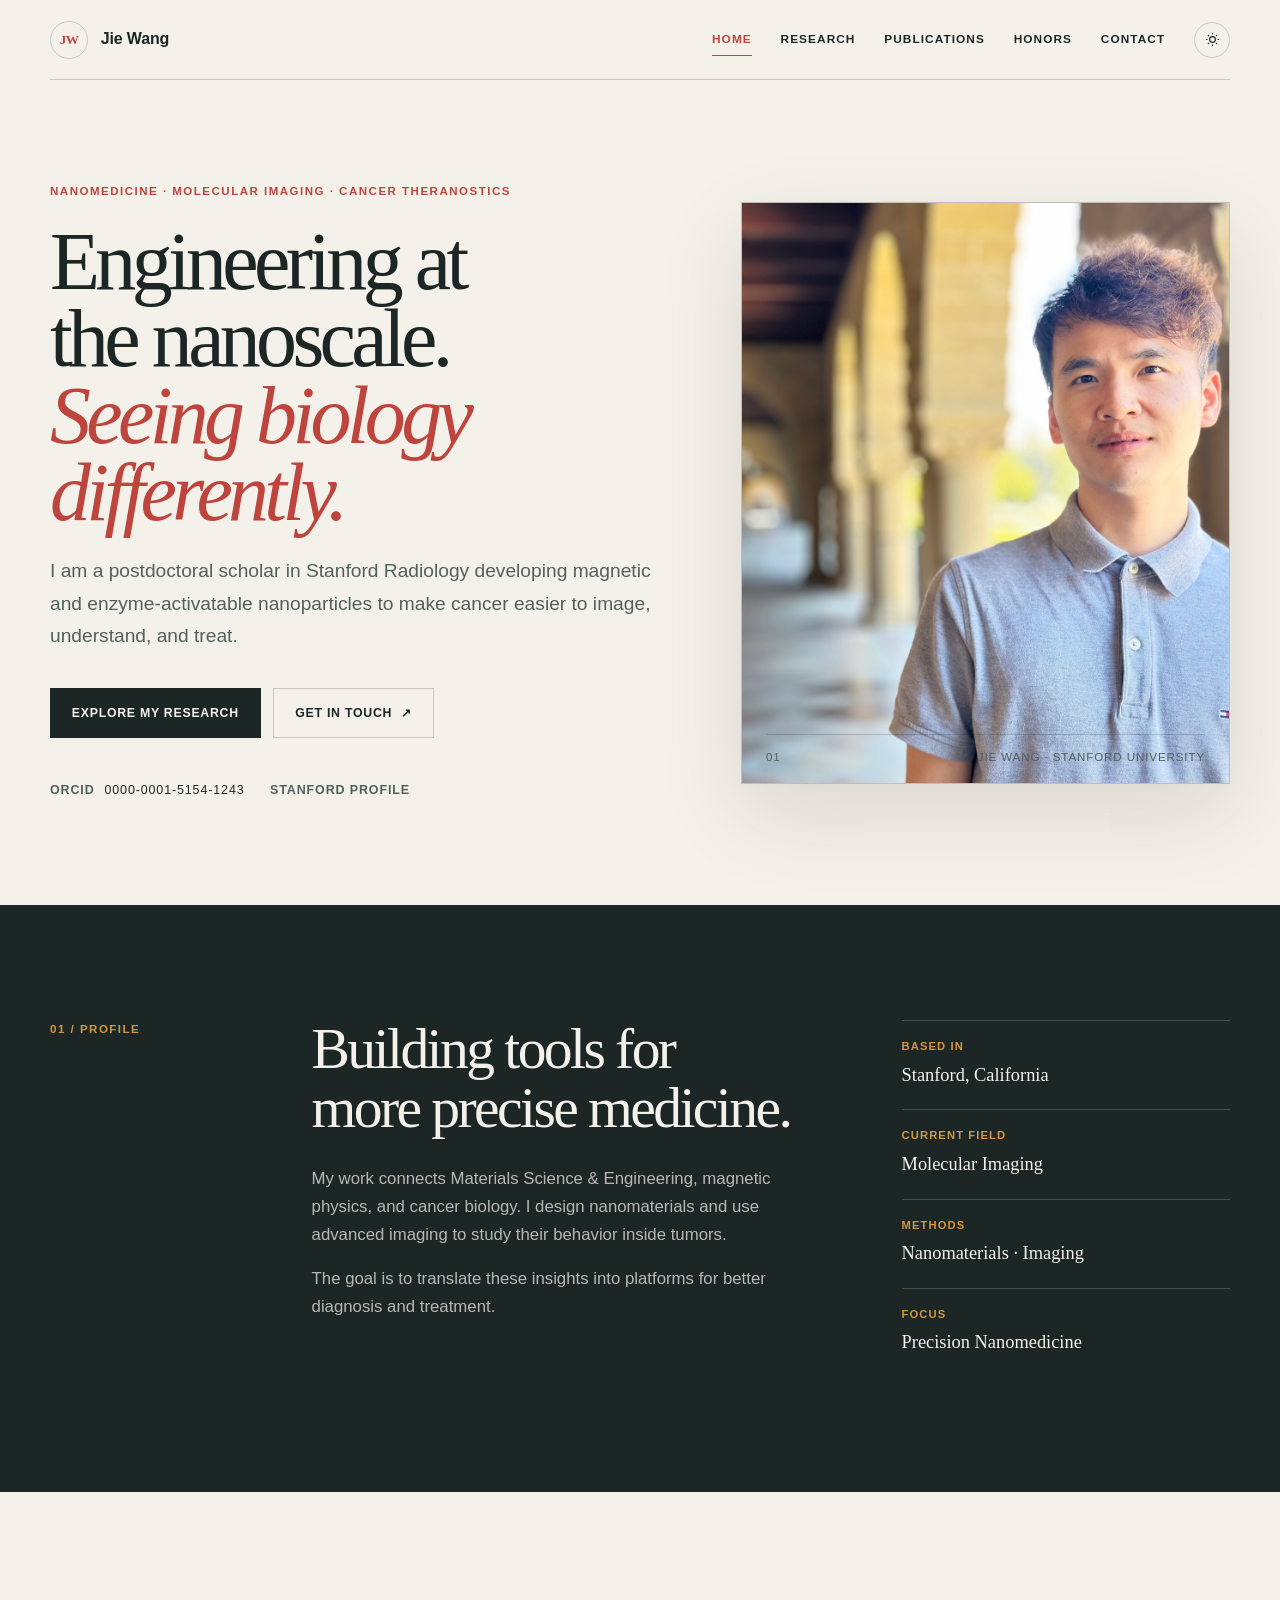
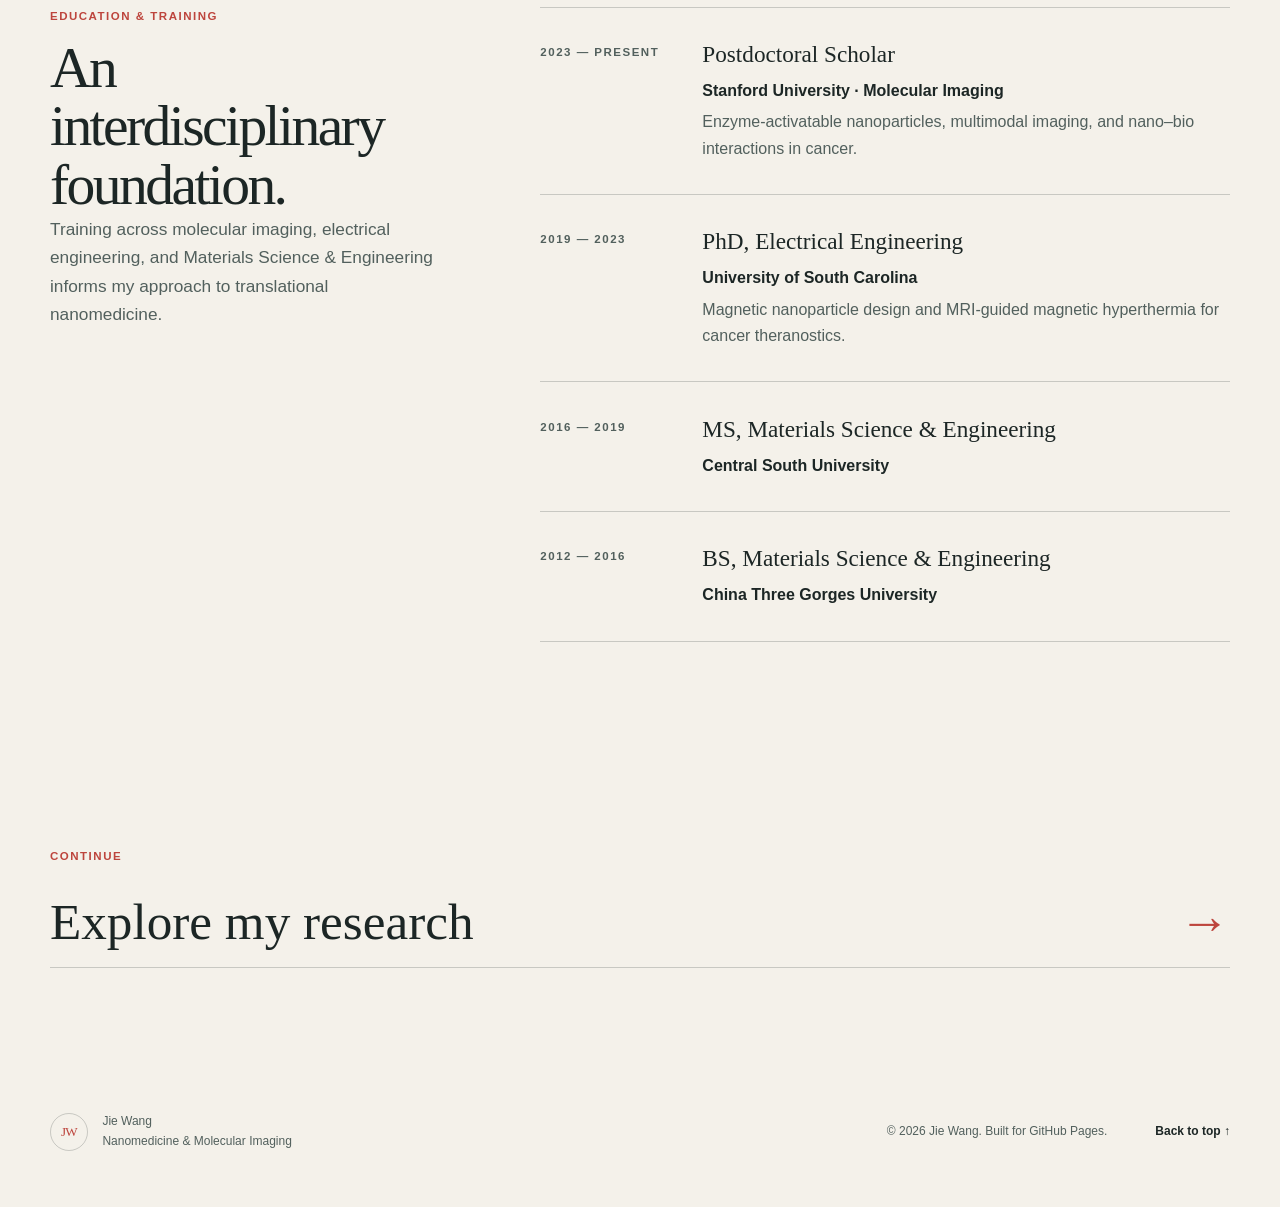
<file: index.html>
<!doctype html>
<html lang="en" class="no-js">
<head>
  <meta charset="utf-8">
  <meta name="viewport" content="width=device-width, initial-scale=1">
  <meta name="theme-color" content="#f4f1ea">
  <meta name="description" content="Jie Wang is a Stanford researcher working at the intersection of nanomedicine, molecular imaging, and magnetic nanotechnology for cancer theranostics.">
  <meta property="og:title" content="Jie Wang | Nanomedicine, Molecular Imaging &amp; Cancer Theranostics">
  <meta property="og:description" content="Researching magnetic nanomaterials, multimodal imaging, and precision cancer theranostics.">
  <meta property="og:type" content="website">
  <meta property="og:url" content="https://eeerperfect.github.io/jwang576/">
  <link rel="canonical" href="https://eeerperfect.github.io/jwang576/">
  <link rel="icon" href="assets/favicon.svg" type="image/svg+xml">
  <link rel="manifest" href="site.webmanifest">
  <script>document.documentElement.classList.replace('no-js', 'js');</script>
  <link rel="stylesheet" href="styles.css">
  <title>Jie Wang | Nanomedicine, Molecular Imaging &amp; Cancer Theranostics</title>
  <script type="application/ld+json">
  {
    "@context": "https://schema.org",
    "@type": "Person",
    "name": "Jie Wang",
    "jobTitle": "Postdoctoral Scholar",
    "affiliation": {
      "@type": "Organization",
      "name": "Stanford University"
    },
    "url": "https://eeerperfect.github.io/jwang576/",
    "sameAs": [
      "https://orcid.org/0000-0001-5154-1243",
      "https://profiles.stanford.edu/322421",
      "https://github.com/EEerperfect"
    ],
    "knowsAbout": [
      "Nanomedicine",
      "Molecular imaging",
      "Magnetic nanoparticles",
      "Cancer theranostics",
      "Magnetic resonance imaging"
    ]
  }
  </script>
</head>
<body>
  <a class="skip-link" href="#main">Skip to content</a>

  <header class="site-header" id="top">
    <div class="brand" aria-label="Jie Wang">
      <span class="brand-mark" aria-hidden="true">JW</span>
      <span>Jie Wang</span>
    </div>

    <button class="menu-toggle" type="button" aria-expanded="false" aria-controls="site-nav">
      <span class="sr-only">Open navigation</span>
      <span></span><span></span><span></span>
    </button>

    <nav class="site-nav" id="site-nav" aria-label="Main navigation">
      <a href="index.html" aria-current="page">Home</a>
      <a href="research.html">Research</a>
      <a href="publications.html">Publications</a>
      <a href="honors.html">Honors</a>
      <a href="contact.html">Contact</a>
      <button class="theme-toggle" type="button" aria-label="Switch color theme" title="Switch color theme">
        <svg aria-hidden="true" viewBox="0 0 24 24"><path d="M12 3v2m0 14v2M3 12h2m14 0h2M5.64 5.64l1.42 1.42m9.88 9.88 1.42 1.42m0-12.72-1.42 1.42M7.06 16.94l-1.42 1.42M16 12a4 4 0 1 1-8 0 4 4 0 0 1 8 0Z"/></svg>
      </button>
    </nav>
  </header>

  <main id="main">
    <section class="hero section-shell" aria-labelledby="hero-title">
      <div class="hero-copy reveal">
        <p class="eyebrow">Nanomedicine · Molecular Imaging · Cancer Theranostics</p>
        <h1 id="hero-title">Engineering at the nanoscale.<br><em>Seeing biology differently.</em></h1>
        <p class="hero-intro">I am a postdoctoral scholar in Stanford Radiology developing magnetic and enzyme-activatable nanoparticles to make cancer easier to image, understand, and treat.</p>
        <div class="hero-actions">
          <a class="button button-primary" href="research.html">Explore my research</a>
          <a class="button button-secondary" href="contact.html">Get in touch <span aria-hidden="true">↗</span></a>
        </div>
        <ul class="identity-links" aria-label="Professional profiles">
          <li><a href="https://orcid.org/0000-0001-5154-1243" target="_blank" rel="me noopener">ORCID <span>0000-0001-5154-1243</span></a></li>
          <li><a href="https://profiles.stanford.edu/322421" target="_blank" rel="noopener">Stanford Profile</a></li>
        </ul>
      </div>

      <div class="hero-visual reveal" aria-label="Abstract illustration of magnetic nanoparticles and imaging fields">
        <div class="visual-frame">
          <svg class="nano-graphic" viewBox="0 0 600 640" role="img" aria-labelledby="nano-title nano-desc">
            <title id="nano-title">Magnetic nanoparticle field</title>
            <desc id="nano-desc">An abstract field of particles, magnetic arcs, and imaging waves.</desc>
            <defs>
              <radialGradient id="core" cx="38%" cy="30%" r="72%">
                <stop offset="0" stop-color="#f4b39b"/>
                <stop offset=".48" stop-color="#c94d42"/>
                <stop offset="1" stop-color="#642b36"/>
              </radialGradient>
              <linearGradient id="wave" x1="0" y1="0" x2="1" y2="1">
                <stop offset="0" stop-color="#e4a853"/>
                <stop offset="1" stop-color="#c94d42"/>
              </linearGradient>
            </defs>
            <g class="field-lines" fill="none" stroke="currentColor">
              <path d="M65 230C160 80 430 65 535 230"/>
              <path d="M45 295C155 105 445 105 555 295"/>
              <path d="M37 365C150 570 455 565 565 365"/>
              <path d="M62 430C170 595 430 598 540 430"/>
            </g>
            <g class="imaging-wave" fill="none" stroke="url(#wave)">
              <path d="M72 342h87l22-65 42 138 43-201 47 259 44-158 28 77h111"/>
            </g>
            <circle class="particle particle-main" cx="300" cy="338" r="104" fill="url(#core)"/>
            <g class="particle-shell" fill="none" stroke="#f6d7bb">
              <circle cx="300" cy="338" r="126"/>
              <circle cx="300" cy="338" r="145"/>
            </g>
            <g class="nano-dots">
              <circle cx="244" cy="297" r="19"/><circle cx="312" cy="278" r="14"/>
              <circle cx="353" cy="327" r="23"/><circle cx="282" cy="362" r="26"/>
              <circle cx="332" cy="390" r="16"/><circle cx="235" cy="400" r="10"/>
              <circle cx="420" cy="172" r="11"/><circle cx="145" cy="220" r="8"/>
              <circle cx="474" cy="436" r="15"/><circle cx="122" cy="453" r="12"/>
              <circle cx="416" cy="511" r="7"/><circle cx="208" cy="142" r="13"/>
            </g>
          </svg>
          <img class="profile-photo profile-photo-asset" src="assets/jie-wang-profile.jpg" alt="Portrait of Jie Wang">
          <p class="visual-caption"><span>01</span><span>Jie Wang · Stanford University</span></p>
        </div>
      </div>
    </section>

    <section class="about-band" aria-labelledby="about-title">
      <div class="section-shell about-grid">
        <p class="section-index">01 / Profile</p>
        <div class="about-copy reveal">
          <h2 id="about-title">Building tools for more precise medicine.</h2>
          <p>My work connects Materials Science &amp; Engineering, magnetic physics, and cancer biology. I design nanomaterials and use advanced imaging to study their behavior inside tumors.</p>
          <p>The goal is to translate these insights into platforms for better diagnosis and treatment.</p>
        </div>
        <dl class="quick-facts reveal">
          <div><dt>Based in</dt><dd>Stanford, California</dd></div>
          <div><dt>Current field</dt><dd>Molecular Imaging</dd></div>
          <div><dt>Methods</dt><dd>Nanomaterials · Imaging</dd></div>
          <div><dt>Focus</dt><dd>Precision Nanomedicine</dd></div>
        </dl>
      </div>
    </section>

    <section class="section-shell section-block journey-section home-training" aria-labelledby="training-title">
      <div class="section-heading reveal">
        <div>
          <p class="section-index">Education &amp; Training</p>
          <h2 id="training-title">An interdisciplinary foundation.</h2>
        </div>
        <p>Training across molecular imaging, electrical engineering, and Materials Science &amp; Engineering informs my approach to translational nanomedicine.</p>
      </div>

      <div class="timeline">
        <article class="timeline-item reveal">
          <p class="timeline-date">2023 — Present</p>
          <div><h3>Postdoctoral Scholar</h3><p>Stanford University · Molecular Imaging</p><p>Enzyme-activatable nanoparticles, multimodal imaging, and nano–bio interactions in cancer.</p></div>
        </article>
        <article class="timeline-item reveal">
          <p class="timeline-date">2019 — 2023</p>
          <div><h3>PhD, Electrical Engineering</h3><p>University of South Carolina</p><p>Magnetic nanoparticle design and MRI-guided magnetic hyperthermia for cancer theranostics.</p></div>
        </article>
        <article class="timeline-item reveal">
          <p class="timeline-date">2016 — 2019</p>
          <div><h3>MS, Materials Science &amp; Engineering</h3><p>Central South University</p></div>
        </article>
        <article class="timeline-item reveal">
          <p class="timeline-date">2012 — 2016</p>
          <div><h3>BS, Materials Science &amp; Engineering</h3><p>China Three Gorges University</p></div>
        </article>
      </div>
    </section>

    <section class="section-shell next-page reveal" aria-label="Continue exploring">
      <p class="section-index">Continue</p>
      <a href="research.html"><span>Explore my research</span><span aria-hidden="true">→</span></a>
    </section>

    <section class="section-shell section-block" id="research" aria-labelledby="research-title" hidden>
      <div class="section-heading reveal">
        <div>
          <p class="section-index">02 / Research</p>
          <h2 id="research-title">Three scales, one question</h2>
        </div>
        <p>How can we engineer nanomaterials that respond intelligently to disease—and watch them work in living systems?</p>
      </div>

      <div class="research-grid">
        <article class="research-card reveal">
          <p class="card-number">01</p>
          <div class="research-icon" aria-hidden="true">
            <svg viewBox="0 0 80 80"><circle cx="40" cy="40" r="20"/><circle cx="40" cy="40" r="30"/><path d="M13 22c15 12 39 12 54 0M13 58c15-12 39-12 54 0"/></svg>
          </div>
          <h3>Magnetic nanomaterials</h3>
          <p>Designing nanoparticle composition, structure, and magnetic anisotropy for MRI, hyperthermia, and biosensing.</p>
          <ul><li>Particle synthesis</li><li>Magnetic characterization</li><li>Structure–property relationships</li></ul>
        </article>

        <article class="research-card reveal">
          <p class="card-number">02</p>
          <div class="research-icon" aria-hidden="true">
            <svg viewBox="0 0 80 80"><path d="M17 52c8-25 17-37 27-37 9 0 10 13 18 13"/><path d="M18 61c13-9 18-5 27-14 8-8 9-18 18-23"/><circle cx="19" cy="55" r="6"/><circle cx="44" cy="42" r="7"/><circle cx="63" cy="23" r="5"/></svg>
          </div>
          <h3>Activatable theranostics</h3>
          <p>Developing enzyme-responsive nanoparticles that sharpen tumor specificity, penetration, and therapeutic action.</p>
          <ul><li>Tumor microenvironment</li><li>Brain cancer</li><li>Responsive delivery</li></ul>
        </article>

        <article class="research-card reveal">
          <p class="card-number">03</p>
          <div class="research-icon" aria-hidden="true">
            <svg viewBox="0 0 80 80"><path d="M11 40s12-18 29-18 29 18 29 18-12 18-29 18S11 40 11 40Z"/><circle cx="40" cy="40" r="8"/><path d="M25 16 20 9M55 16l5-7M25 64l-5 7M55 64l5 7"/></svg>
          </div>
          <h3>Multimodal imaging</h3>
          <p>Combining MRI, magnetic particle imaging, and optical imaging to quantify nano–bio interactions in vivo.</p>
          <ul><li>MRI & MPI</li><li>Optical imaging</li><li>In vivo translation</li></ul>
        </article>
      </div>
    </section>

    <section class="publications-section" id="publications" aria-labelledby="publications-title" hidden>
      <div class="section-shell">
        <div class="section-heading reveal">
          <div>
            <p class="section-index">03 / Publications</p>
            <h2 id="publications-title">Selected work</h2>
          </div>
          <a class="text-link" href="https://orcid.org/0000-0001-5154-1243" target="_blank" rel="noopener">Complete record on ORCID <span aria-hidden="true">↗</span></a>
        </div>

        <article class="featured-paper reveal">
          <div>
            <p class="paper-meta"><span>Featured · 2026</span><span>Nano Letters</span></p>
            <h3><a href="https://doi.org/10.1021/acs.nanolett.6c01219" target="_blank" rel="noopener">Enhanced Glioblastoma Targeting and Penetration: Extracellular Matrix Remodeling by Collagenase-Functionalized Ferumoxytol Nanoparticles</a></h3>
            <p>A precision nanomedicine strategy designed to improve nanoparticle transport and penetration in glioblastoma.</p>
          </div>
          <a class="paper-arrow" href="https://doi.org/10.1021/acs.nanolett.6c01219" target="_blank" rel="noopener" aria-label="Read the featured Nano Letters paper">↗</a>
        </article>

        <div class="paper-list">
          <article class="paper-row reveal">
            <p class="paper-year">2025</p>
            <div><p class="journal">npj Imaging</p><h3><a href="https://pmc.ncbi.nlm.nih.gov/articles/PMC12049270/" target="_blank" rel="noopener">MRI detection of senescent cells in porcine knee joints with a β-galactosidase responsive Gd-chelate</a></h3></div>
            <a class="paper-arrow" href="https://pmc.ncbi.nlm.nih.gov/articles/PMC12049270/" target="_blank" rel="noopener" aria-label="Read paper">↗</a>
          </article>
          <article class="paper-row reveal">
            <p class="paper-year">2025</p>
            <div><p class="journal">Scientific Reports</p><h3><a href="https://pmc.ncbi.nlm.nih.gov/articles/PMC12009400/" target="_blank" rel="noopener">Dual-enzyme activated theranostic nanoparticles for image-guided glioblastoma therapy</a></h3></div>
            <a class="paper-arrow" href="https://pmc.ncbi.nlm.nih.gov/articles/PMC12009400/" target="_blank" rel="noopener" aria-label="Read paper">↗</a>
          </article>
          <article class="paper-row reveal">
            <p class="paper-year">2025</p>
            <div><p class="journal">Nanoscale</p><h3><a href="https://pmc.ncbi.nlm.nih.gov/articles/PMC11937943/" target="_blank" rel="noopener">Multimodal imaging approach to track theranostic nanoparticle accumulation in glioblastoma</a></h3></div>
            <a class="paper-arrow" href="https://pmc.ncbi.nlm.nih.gov/articles/PMC11937943/" target="_blank" rel="noopener" aria-label="Read paper">↗</a>
          </article>
          <article class="paper-row reveal">
            <p class="paper-year">2023</p>
            <div><p class="journal">ACS Applied Nano Materials</p><h3><a href="https://doi.org/10.1021/acsanm.3c03299" target="_blank" rel="noopener">Spatial Homogeneity of Superparamagnetic Nanoparticles and the Relationship to Relaxivity for Magnetic Resonance Imaging</a></h3></div>
            <a class="paper-arrow" href="https://doi.org/10.1021/acsanm.3c03299" target="_blank" rel="noopener" aria-label="Read paper">↗</a>
          </article>
          <article class="paper-row reveal">
            <p class="paper-year">2022</p>
            <div><p class="journal">Applied Materials Today</p><h3><a href="https://www.sciencedirect.com/science/article/pii/S2352940722001688" target="_blank" rel="noopener">AC and DC magnetic softness enhanced dual-doped γ-Fe₂O₃ nanoparticles for highly efficient cancer theranostics</a></h3></div>
            <a class="paper-arrow" href="https://www.sciencedirect.com/science/article/pii/S2352940722001688" target="_blank" rel="noopener" aria-label="Read paper">↗</a>
          </article>
          <article class="paper-row reveal extra-paper">
            <p class="paper-year">2022</p>
            <div><p class="journal">Nanotechnology</p><h3><a href="https://pubmed.ncbi.nlm.nih.gov/36001950/" target="_blank" rel="noopener">The role of Co²⁺ cation addition in enhancing the AC heat induction power of superparamagnetic nanoparticles</a></h3></div>
            <a class="paper-arrow" href="https://pubmed.ncbi.nlm.nih.gov/36001950/" target="_blank" rel="noopener" aria-label="Read paper">↗</a>
          </article>
          <article class="paper-row reveal extra-paper">
            <p class="paper-year">2021</p>
            <div><p class="journal">IEEE Transactions on Nanotechnology</p><h3><a href="https://doi.org/10.1109/TNANO.2021.3137046" target="_blank" rel="noopener">Heat Induction Behavior of Injected Superparamagnetic Nanofluid Interpreted by Mass and Heat Transfer</a></h3></div>
            <a class="paper-arrow" href="https://doi.org/10.1109/TNANO.2021.3137046" target="_blank" rel="noopener" aria-label="Read paper">↗</a>
          </article>
          <article class="paper-row reveal extra-paper">
            <p class="paper-year">2021</p>
            <div><p class="journal">Scientific Reports</p><h3><a href="https://pmc.ncbi.nlm.nih.gov/articles/PMC7804452/" target="_blank" rel="noopener">Concentration-dependent oscillation of specific loss power in magnetic nanofluid hyperthermia</a></h3></div>
            <a class="paper-arrow" href="https://pmc.ncbi.nlm.nih.gov/articles/PMC7804452/" target="_blank" rel="noopener" aria-label="Read paper">↗</a>
          </article>
        </div>
        <button class="show-more" type="button" aria-expanded="false">Show more publications <span aria-hidden="true">↓</span></button>
      </div>
    </section>

    <section class="honors-section" id="honors" aria-labelledby="honors-title" hidden>
      <div class="section-shell">
        <div class="section-heading reveal">
          <div>
            <p class="section-index">04 / Recognition</p>
            <h2 id="honors-title">Selected honors</h2>
          </div>
        </div>
        <div class="honors-list">
          <article class="honor reveal"><p>2025</p><h3>2nd Place Young Investigator Award in MINT</h3><span>World Molecular Imaging Conference</span></article>
          <article class="honor reveal"><p>2025</p><h3>WMIC Travel Award</h3><span>World Molecular Imaging Society</span></article>
          <article class="honor reveal"><p>2024—25</p><h3>Mikitani Cancer Research Grant</h3><span>Stanford Cancer Institute</span></article>
          <article class="honor reveal"><p>2021—22</p><h3>SPARC Graduate Research Grant</h3><span>University of South Carolina</span></article>
        </div>
      </div>
    </section>

    <section class="contact-section" id="contact" aria-labelledby="contact-title" hidden>
      <div class="section-shell contact-grid">
        <div class="reveal">
          <p class="section-index">05 / Contact</p>
          <h2 id="contact-title">Let’s connect ideas.</h2>
        </div>
        <div class="contact-copy reveal">
          <p>I welcome conversations about magnetic nanotechnology, cancer theranostics, molecular imaging, and research collaboration.</p>
          <a class="email-link" href="mailto:jwang576@stanford.edu">jwang576@stanford.edu <span aria-hidden="true">↗</span></a>
          <div class="social-links">
            <a href="https://profiles.stanford.edu/322421" target="_blank" rel="noopener">Stanford</a>
            <a href="https://orcid.org/0000-0001-5154-1243" target="_blank" rel="me noopener">ORCID</a>
            <a href="https://github.com/EEerperfect" target="_blank" rel="me noopener">GitHub</a>
          </div>
        </div>
      </div>
    </section>
  </main>

  <footer class="site-footer">
    <div>
      <span class="brand-mark" aria-hidden="true">JW</span>
      <p>Jie Wang<br><span>Nanomedicine &amp; Molecular Imaging</span></p>
    </div>
    <p>© <span id="year">2026</span> Jie Wang. Built for GitHub Pages.</p>
    <a href="#top">Back to top ↑</a>
  </footer>

  <script src="script.js"></script>
</body>
</html>
<!-- Published from EEerperfect/jwang576 -->
</file>
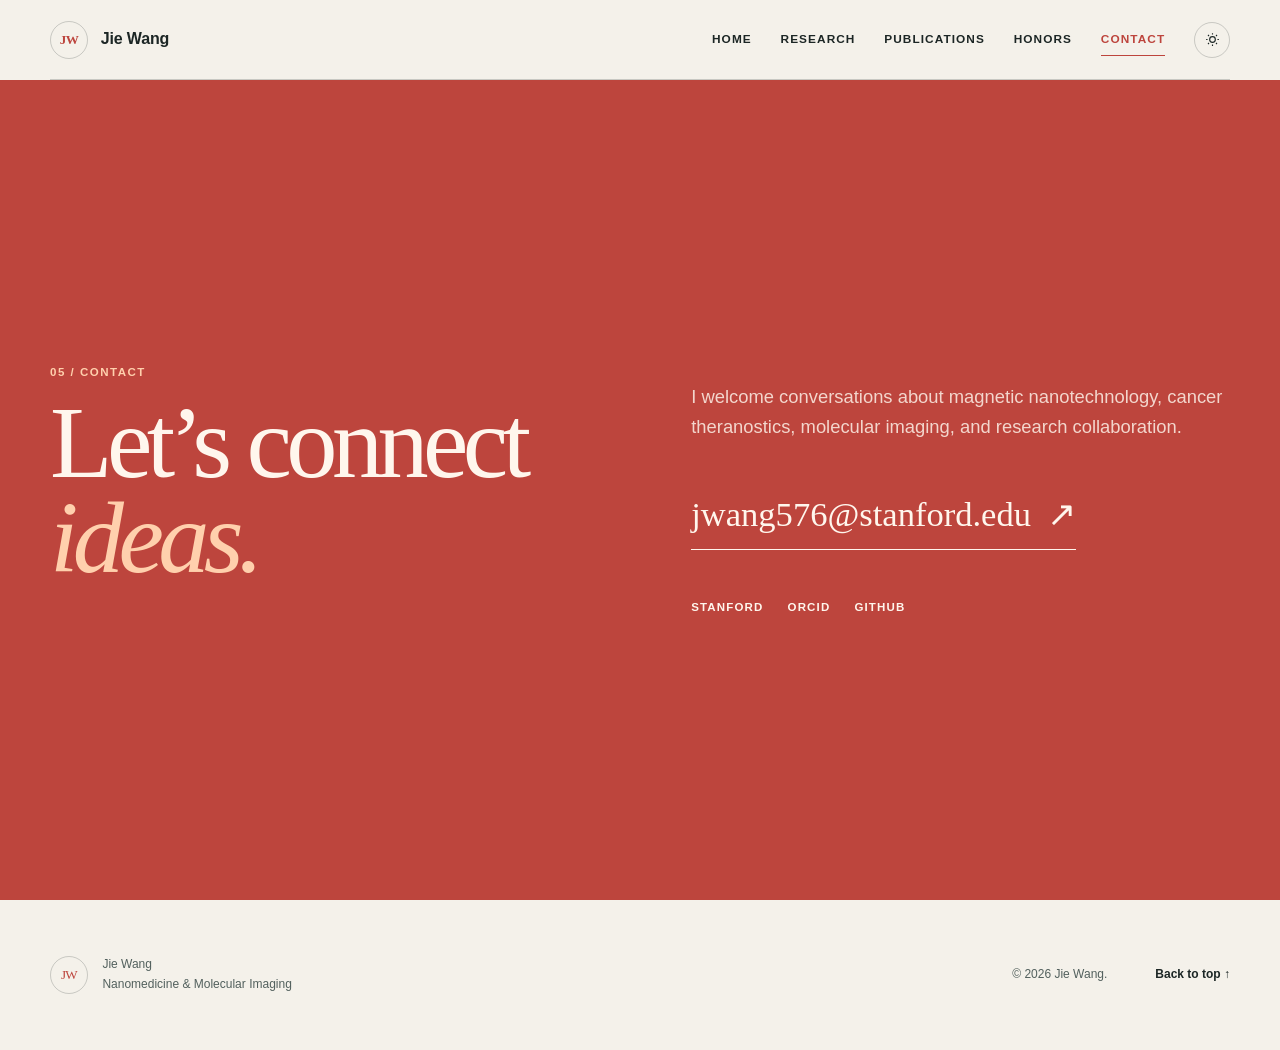
<file: contact.html>
<!doctype html>
<html lang="en" class="no-js">
<head><meta charset="utf-8"><meta name="viewport" content="width=device-width, initial-scale=1"><meta name="theme-color" content="#bd453d"><meta name="description" content="Contact Jie Wang about nanomedicine, cancer theranostics, and molecular imaging."><link rel="canonical" href="https://eeerperfect.github.io/jwang576/contact.html"><link rel="icon" href="assets/favicon.svg" type="image/svg+xml"><link rel="manifest" href="site.webmanifest"><script>document.documentElement.classList.replace('no-js', 'js');</script><link rel="stylesheet" href="styles.css"><title>Contact | Jie Wang</title></head>
<body><a class="skip-link" href="#main">Skip to content</a>
  <header class="site-header" id="top"><div class="brand" aria-label="Jie Wang"><span class="brand-mark" aria-hidden="true">JW</span><span>Jie Wang</span></div><button class="menu-toggle" type="button" aria-expanded="false" aria-controls="site-nav"><span class="sr-only">Open navigation</span><span></span><span></span><span></span></button><nav class="site-nav" id="site-nav" aria-label="Main navigation"><a href="index.html">Home</a><a href="research.html">Research</a><a href="publications.html">Publications</a><a href="honors.html">Honors</a><a href="contact.html" aria-current="page">Contact</a><button class="theme-toggle" type="button" aria-label="Switch color theme" title="Switch color theme"><svg aria-hidden="true" viewBox="0 0 24 24"><path d="M12 3v2m0 14v2M3 12h2m14 0h2M5.64 5.64l1.42 1.42m9.88 9.88 1.42 1.42m0-12.72-1.42 1.42M7.06 16.94l-1.42 1.42M16 12a4 4 0 1 1-8 0 4 4 0 0 1 8 0Z"/></svg></button></nav></header>
  <main id="main"><section class="contact-section contact-page-section" aria-labelledby="contact-title"><div class="section-shell contact-grid"><div class="reveal"><p class="section-index">05 / Contact</p><h1 id="contact-title">Let’s connect <em>ideas.</em></h1></div><div class="contact-copy reveal"><p>I welcome conversations about magnetic nanotechnology, cancer theranostics, molecular imaging, and research collaboration.</p><a class="email-link" href="mailto:jwang576@stanford.edu">jwang576@stanford.edu <span aria-hidden="true">↗</span></a><div class="social-links"><a href="https://profiles.stanford.edu/322421" target="_blank" rel="noopener">Stanford</a><a href="https://orcid.org/0000-0001-5154-1243" target="_blank" rel="me noopener">ORCID</a><a href="https://github.com/EEerperfect" target="_blank" rel="me noopener">GitHub</a></div></div></div></section></main>
  <footer class="site-footer"><div><span class="brand-mark" aria-hidden="true">JW</span><p>Jie Wang<br><span>Nanomedicine &amp; Molecular Imaging</span></p></div><p>© <span id="year">2026</span> Jie Wang.</p><a href="#top">Back to top ↑</a></footer><script src="script.js"></script>
</body></html>
</file>
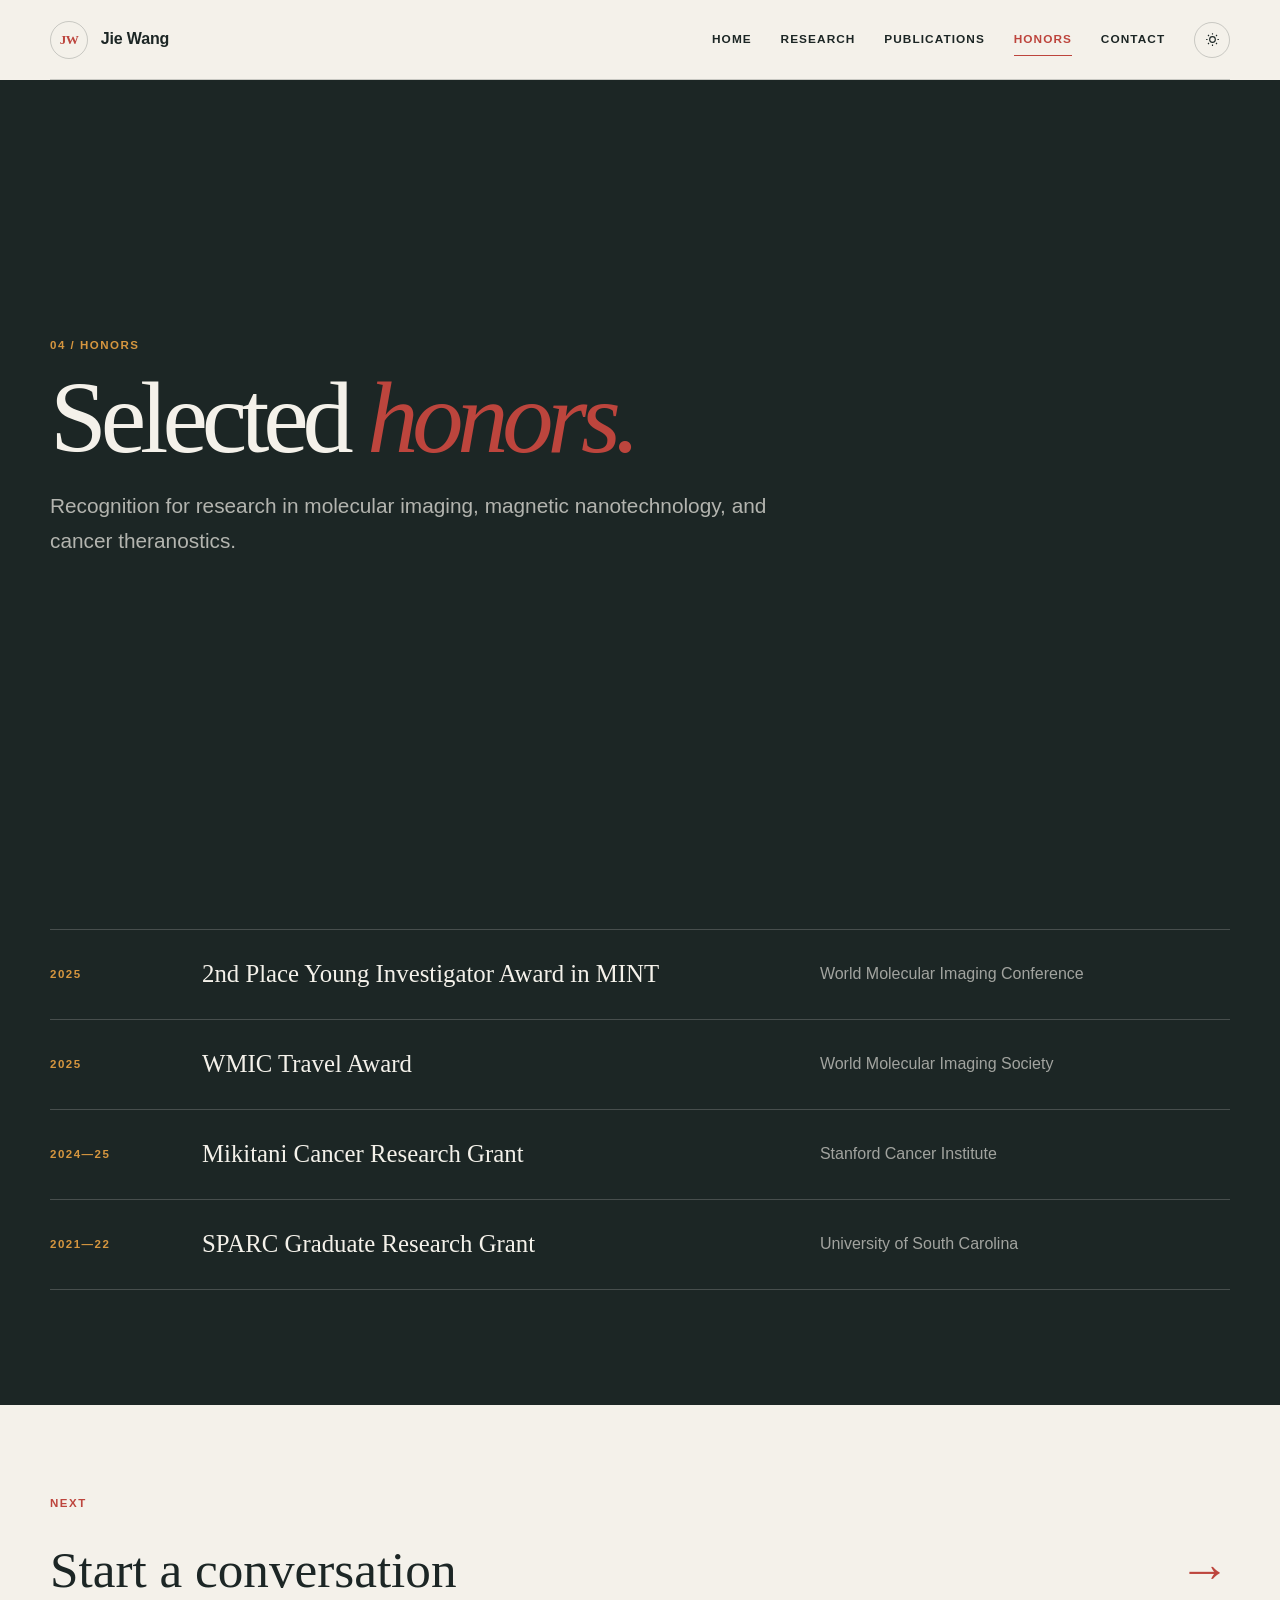
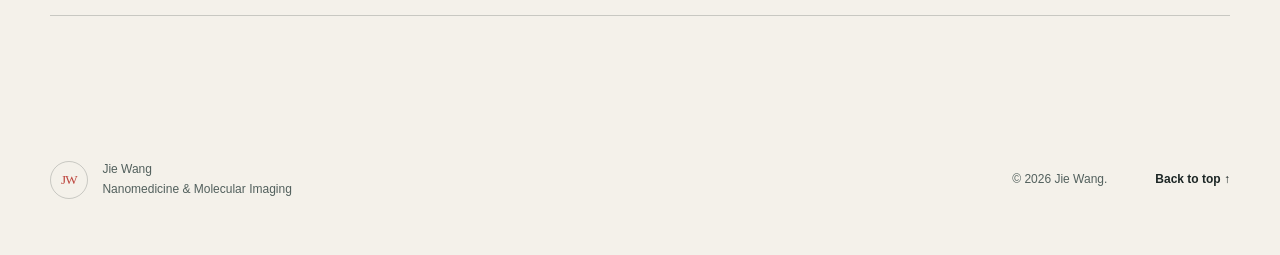
<file: honors.html>
<!doctype html>
<html lang="en" class="no-js">
<head><meta charset="utf-8"><meta name="viewport" content="width=device-width, initial-scale=1"><meta name="theme-color" content="#f4f1ea"><meta name="description" content="Selected research honors and awards received by Jie Wang."><link rel="canonical" href="https://eeerperfect.github.io/jwang576/honors.html"><link rel="icon" href="assets/favicon.svg" type="image/svg+xml"><link rel="manifest" href="site.webmanifest"><script>document.documentElement.classList.replace('no-js', 'js');</script><link rel="stylesheet" href="styles.css"><title>Honors | Jie Wang</title></head>
<body><a class="skip-link" href="#main">Skip to content</a>
  <header class="site-header" id="top"><div class="brand" aria-label="Jie Wang"><span class="brand-mark" aria-hidden="true">JW</span><span>Jie Wang</span></div><button class="menu-toggle" type="button" aria-expanded="false" aria-controls="site-nav"><span class="sr-only">Open navigation</span><span></span><span></span><span></span></button><nav class="site-nav" id="site-nav" aria-label="Main navigation"><a href="index.html">Home</a><a href="research.html">Research</a><a href="publications.html">Publications</a><a href="honors.html" aria-current="page">Honors</a><a href="contact.html">Contact</a><button class="theme-toggle" type="button" aria-label="Switch color theme" title="Switch color theme"><svg aria-hidden="true" viewBox="0 0 24 24"><path d="M12 3v2m0 14v2M3 12h2m14 0h2M5.64 5.64l1.42 1.42m9.88 9.88 1.42 1.42m0-12.72-1.42 1.42M7.06 16.94l-1.42 1.42M16 12a4 4 0 1 1-8 0 4 4 0 0 1 8 0Z"/></svg></button></nav></header>
  <main id="main"><header class="page-hero page-hero-dark reveal"><div class="section-shell"><p class="section-index">04 / Honors</p><h1>Selected <em>honors.</em></h1><p>Recognition for research in molecular imaging, magnetic nanotechnology, and cancer theranostics.</p></div></header>
    <section class="honors-section honors-page" aria-labelledby="honors-title"><div class="section-shell"><h2 class="sr-only" id="honors-title">Honors and awards</h2><div class="honors-list">
      <article class="honor reveal"><p>2025</p><h3>2nd Place Young Investigator Award in MINT</h3><span>World Molecular Imaging Conference</span></article><article class="honor reveal"><p>2025</p><h3>WMIC Travel Award</h3><span>World Molecular Imaging Society</span></article><article class="honor reveal"><p>2024—25</p><h3>Mikitani Cancer Research Grant</h3><span>Stanford Cancer Institute</span></article><article class="honor reveal"><p>2021—22</p><h3>SPARC Graduate Research Grant</h3><span>University of South Carolina</span></article>
    </div></div></section><section class="section-shell next-page reveal"><p class="section-index">Next</p><a href="contact.html"><span>Start a conversation</span><span aria-hidden="true">→</span></a></section>
  </main>
  <footer class="site-footer"><div><span class="brand-mark" aria-hidden="true">JW</span><p>Jie Wang<br><span>Nanomedicine &amp; Molecular Imaging</span></p></div><p>© <span id="year">2026</span> Jie Wang.</p><a href="#top">Back to top ↑</a></footer><script src="script.js"></script>
</body></html>
</file>
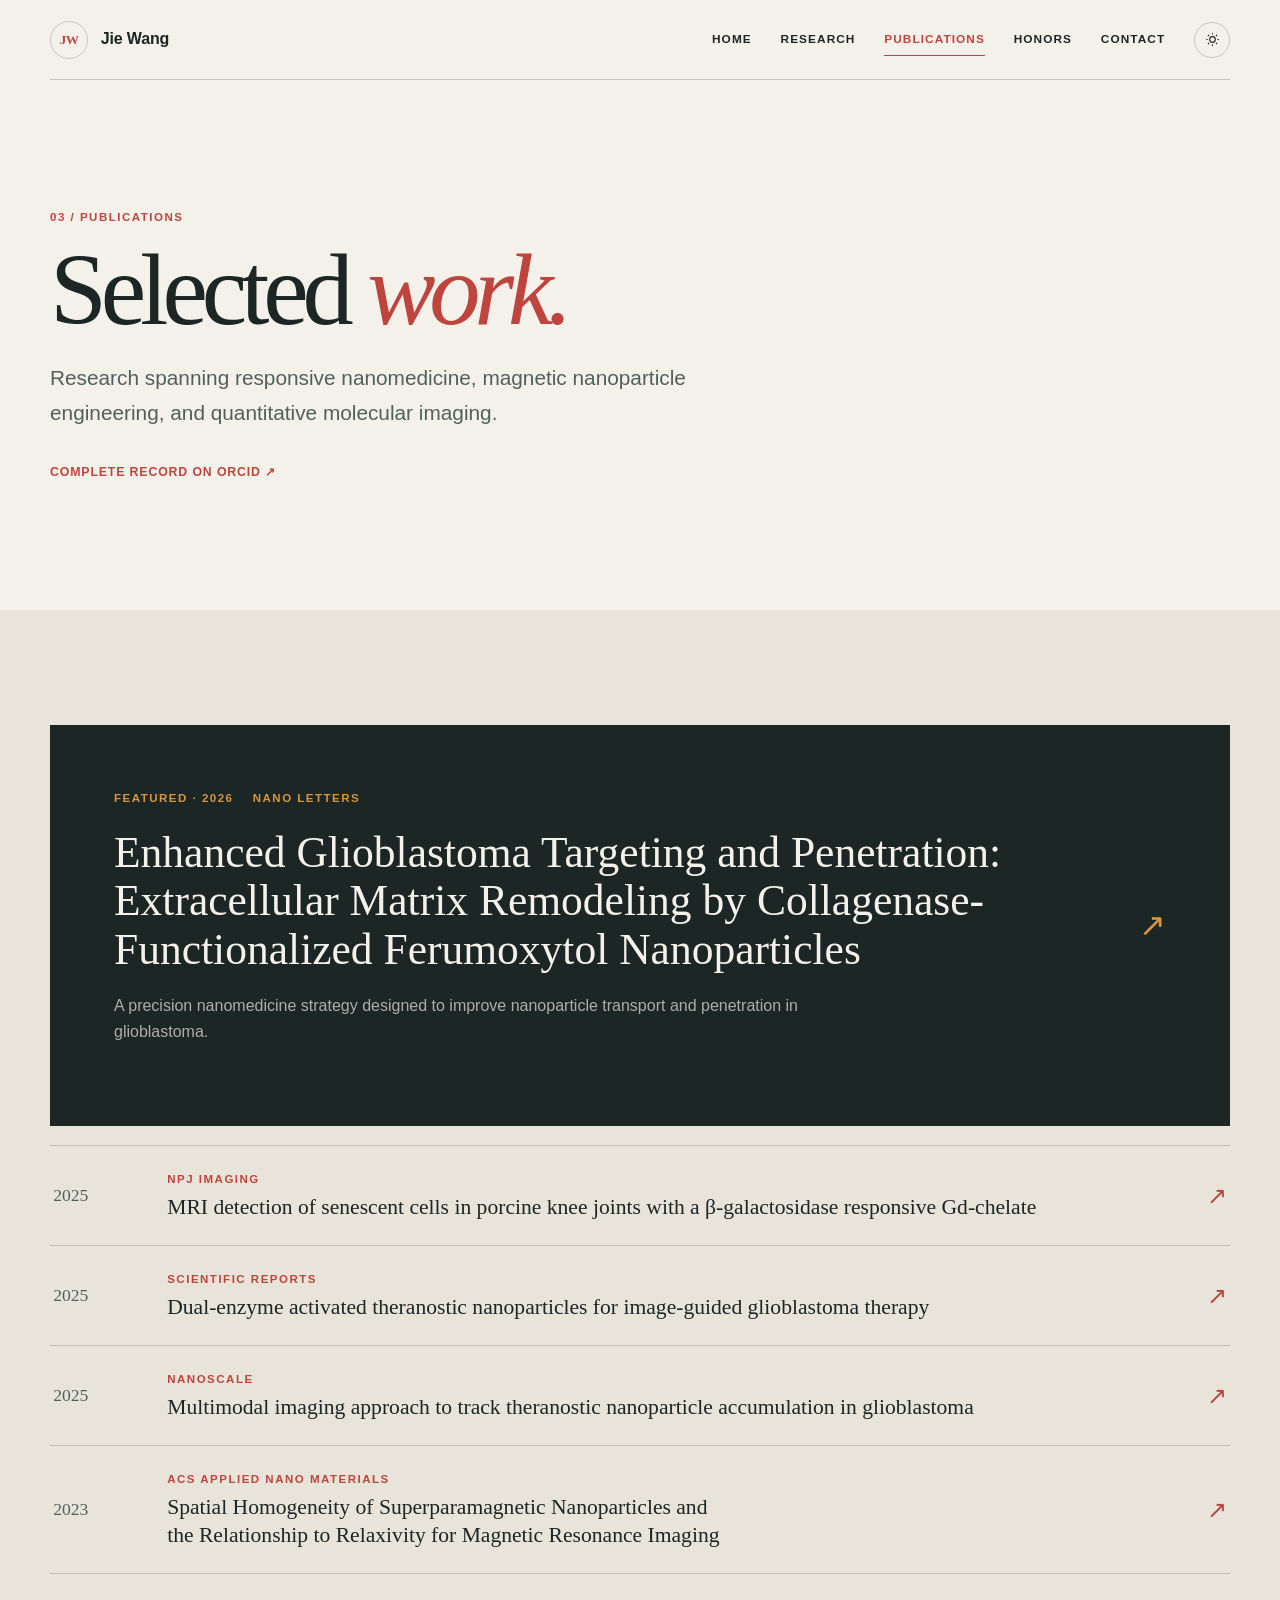
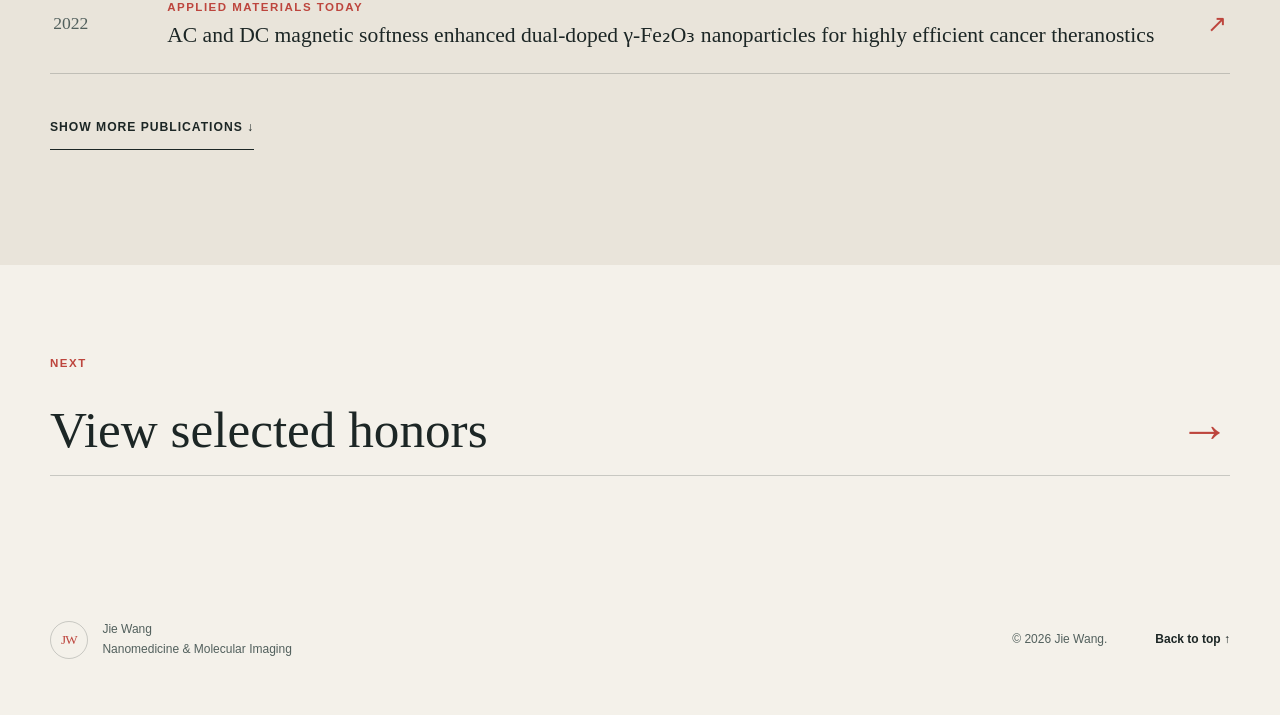
<file: publications.html>
<!doctype html>
<html lang="en" class="no-js">
<head><meta charset="utf-8"><meta name="viewport" content="width=device-width, initial-scale=1"><meta name="theme-color" content="#f4f1ea"><meta name="description" content="Selected publications by Jie Wang in nanomedicine, molecular imaging, and cancer theranostics."><link rel="canonical" href="https://eeerperfect.github.io/jwang576/publications.html"><link rel="icon" href="assets/favicon.svg" type="image/svg+xml"><link rel="manifest" href="site.webmanifest"><script>document.documentElement.classList.replace('no-js', 'js');</script><link rel="stylesheet" href="styles.css"><title>Publications | Jie Wang</title></head>
<body><a class="skip-link" href="#main">Skip to content</a>
  <header class="site-header" id="top"><div class="brand" aria-label="Jie Wang"><span class="brand-mark" aria-hidden="true">JW</span><span>Jie Wang</span></div><button class="menu-toggle" type="button" aria-expanded="false" aria-controls="site-nav"><span class="sr-only">Open navigation</span><span></span><span></span><span></span></button><nav class="site-nav" id="site-nav" aria-label="Main navigation"><a href="index.html">Home</a><a href="research.html">Research</a><a href="publications.html" aria-current="page">Publications</a><a href="honors.html">Honors</a><a href="contact.html">Contact</a><button class="theme-toggle" type="button" aria-label="Switch color theme" title="Switch color theme"><svg aria-hidden="true" viewBox="0 0 24 24"><path d="M12 3v2m0 14v2M3 12h2m14 0h2M5.64 5.64l1.42 1.42m9.88 9.88 1.42 1.42m0-12.72-1.42 1.42M7.06 16.94l-1.42 1.42M16 12a4 4 0 1 1-8 0 4 4 0 0 1 8 0Z"/></svg></button></nav></header>
  <main id="main">
    <header class="page-hero section-shell reveal"><p class="section-index">03 / Publications</p><h1>Selected <em>work.</em></h1><p>Research spanning responsive nanomedicine, magnetic nanoparticle engineering, and quantitative molecular imaging.</p><a class="text-link page-hero-link" href="https://orcid.org/0000-0001-5154-1243" target="_blank" rel="noopener">Complete record on ORCID <span aria-hidden="true">↗</span></a></header>
    <section class="publications-section publication-page" aria-labelledby="publication-list-title"><div class="section-shell"><h2 class="sr-only" id="publication-list-title">Publication list</h2>
      <article class="featured-paper reveal"><div><p class="paper-meta"><span>Featured · 2026</span><span>Nano Letters</span></p><h3><a href="https://doi.org/10.1021/acs.nanolett.6c01219" target="_blank" rel="noopener">Enhanced Glioblastoma Targeting and Penetration: Extracellular Matrix Remodeling by Collagenase-Functionalized Ferumoxytol Nanoparticles</a></h3><p>A precision nanomedicine strategy designed to improve nanoparticle transport and penetration in glioblastoma.</p></div><a class="paper-arrow" href="https://doi.org/10.1021/acs.nanolett.6c01219" target="_blank" rel="noopener" aria-label="Read featured paper">↗</a></article>
      <div class="paper-list">
        <article class="paper-row reveal"><p class="paper-year">2025</p><div><p class="journal">npj Imaging</p><h3><a href="https://pmc.ncbi.nlm.nih.gov/articles/PMC12049270/" target="_blank" rel="noopener">MRI detection of senescent cells in porcine knee joints with a β-galactosidase responsive Gd-chelate</a></h3></div><a class="paper-arrow" href="https://pmc.ncbi.nlm.nih.gov/articles/PMC12049270/" target="_blank" rel="noopener" aria-label="Read paper">↗</a></article>
        <article class="paper-row reveal"><p class="paper-year">2025</p><div><p class="journal">Scientific Reports</p><h3><a href="https://pmc.ncbi.nlm.nih.gov/articles/PMC12009400/" target="_blank" rel="noopener">Dual-enzyme activated theranostic nanoparticles for image-guided glioblastoma therapy</a></h3></div><a class="paper-arrow" href="https://pmc.ncbi.nlm.nih.gov/articles/PMC12009400/" target="_blank" rel="noopener" aria-label="Read paper">↗</a></article>
        <article class="paper-row reveal"><p class="paper-year">2025</p><div><p class="journal">Nanoscale</p><h3><a href="https://pmc.ncbi.nlm.nih.gov/articles/PMC11937943/" target="_blank" rel="noopener">Multimodal imaging approach to track theranostic nanoparticle accumulation in glioblastoma</a></h3></div><a class="paper-arrow" href="https://pmc.ncbi.nlm.nih.gov/articles/PMC11937943/" target="_blank" rel="noopener" aria-label="Read paper">↗</a></article>
        <article class="paper-row reveal"><p class="paper-year">2023</p><div><p class="journal">ACS Applied Nano Materials</p><h3><a href="https://doi.org/10.1021/acsanm.3c03299" target="_blank" rel="noopener">Spatial Homogeneity of Superparamagnetic Nanoparticles and the Relationship to Relaxivity for Magnetic Resonance Imaging</a></h3></div><a class="paper-arrow" href="https://doi.org/10.1021/acsanm.3c03299" target="_blank" rel="noopener" aria-label="Read paper">↗</a></article>
        <article class="paper-row reveal"><p class="paper-year">2022</p><div><p class="journal">Applied Materials Today</p><h3><a href="https://www.sciencedirect.com/science/article/pii/S2352940722001688" target="_blank" rel="noopener">AC and DC magnetic softness enhanced dual-doped γ-Fe₂O₃ nanoparticles for highly efficient cancer theranostics</a></h3></div><a class="paper-arrow" href="https://www.sciencedirect.com/science/article/pii/S2352940722001688" target="_blank" rel="noopener" aria-label="Read paper">↗</a></article>
        <article class="paper-row reveal extra-paper"><p class="paper-year">2022</p><div><p class="journal">Nanotechnology</p><h3><a href="https://pubmed.ncbi.nlm.nih.gov/36001950/" target="_blank" rel="noopener">The role of Co²⁺ cation addition in enhancing the AC heat induction power of superparamagnetic nanoparticles</a></h3></div><a class="paper-arrow" href="https://pubmed.ncbi.nlm.nih.gov/36001950/" target="_blank" rel="noopener" aria-label="Read paper">↗</a></article>
        <article class="paper-row reveal extra-paper"><p class="paper-year">2021</p><div><p class="journal">IEEE Transactions on Nanotechnology</p><h3><a href="https://doi.org/10.1109/TNANO.2021.3137046" target="_blank" rel="noopener">Heat Induction Behavior of Injected Superparamagnetic Nanofluid Interpreted by Mass and Heat Transfer</a></h3></div><a class="paper-arrow" href="https://doi.org/10.1109/TNANO.2021.3137046" target="_blank" rel="noopener" aria-label="Read paper">↗</a></article>
        <article class="paper-row reveal extra-paper"><p class="paper-year">2021</p><div><p class="journal">Scientific Reports</p><h3><a href="https://pmc.ncbi.nlm.nih.gov/articles/PMC7804452/" target="_blank" rel="noopener">Concentration-dependent oscillation of specific loss power in magnetic nanofluid hyperthermia</a></h3></div><a class="paper-arrow" href="https://pmc.ncbi.nlm.nih.gov/articles/PMC7804452/" target="_blank" rel="noopener" aria-label="Read paper">↗</a></article>
      </div><button class="show-more" type="button" aria-expanded="false">Show more publications <span aria-hidden="true">↓</span></button>
    </div></section>
    <section class="section-shell next-page reveal"><p class="section-index">Next</p><a href="honors.html"><span>View selected honors</span><span aria-hidden="true">→</span></a></section>
  </main>
  <footer class="site-footer"><div><span class="brand-mark" aria-hidden="true">JW</span><p>Jie Wang<br><span>Nanomedicine &amp; Molecular Imaging</span></p></div><p>© <span id="year">2026</span> Jie Wang.</p><a href="#top">Back to top ↑</a></footer><script src="script.js"></script>
</body></html>
</file>
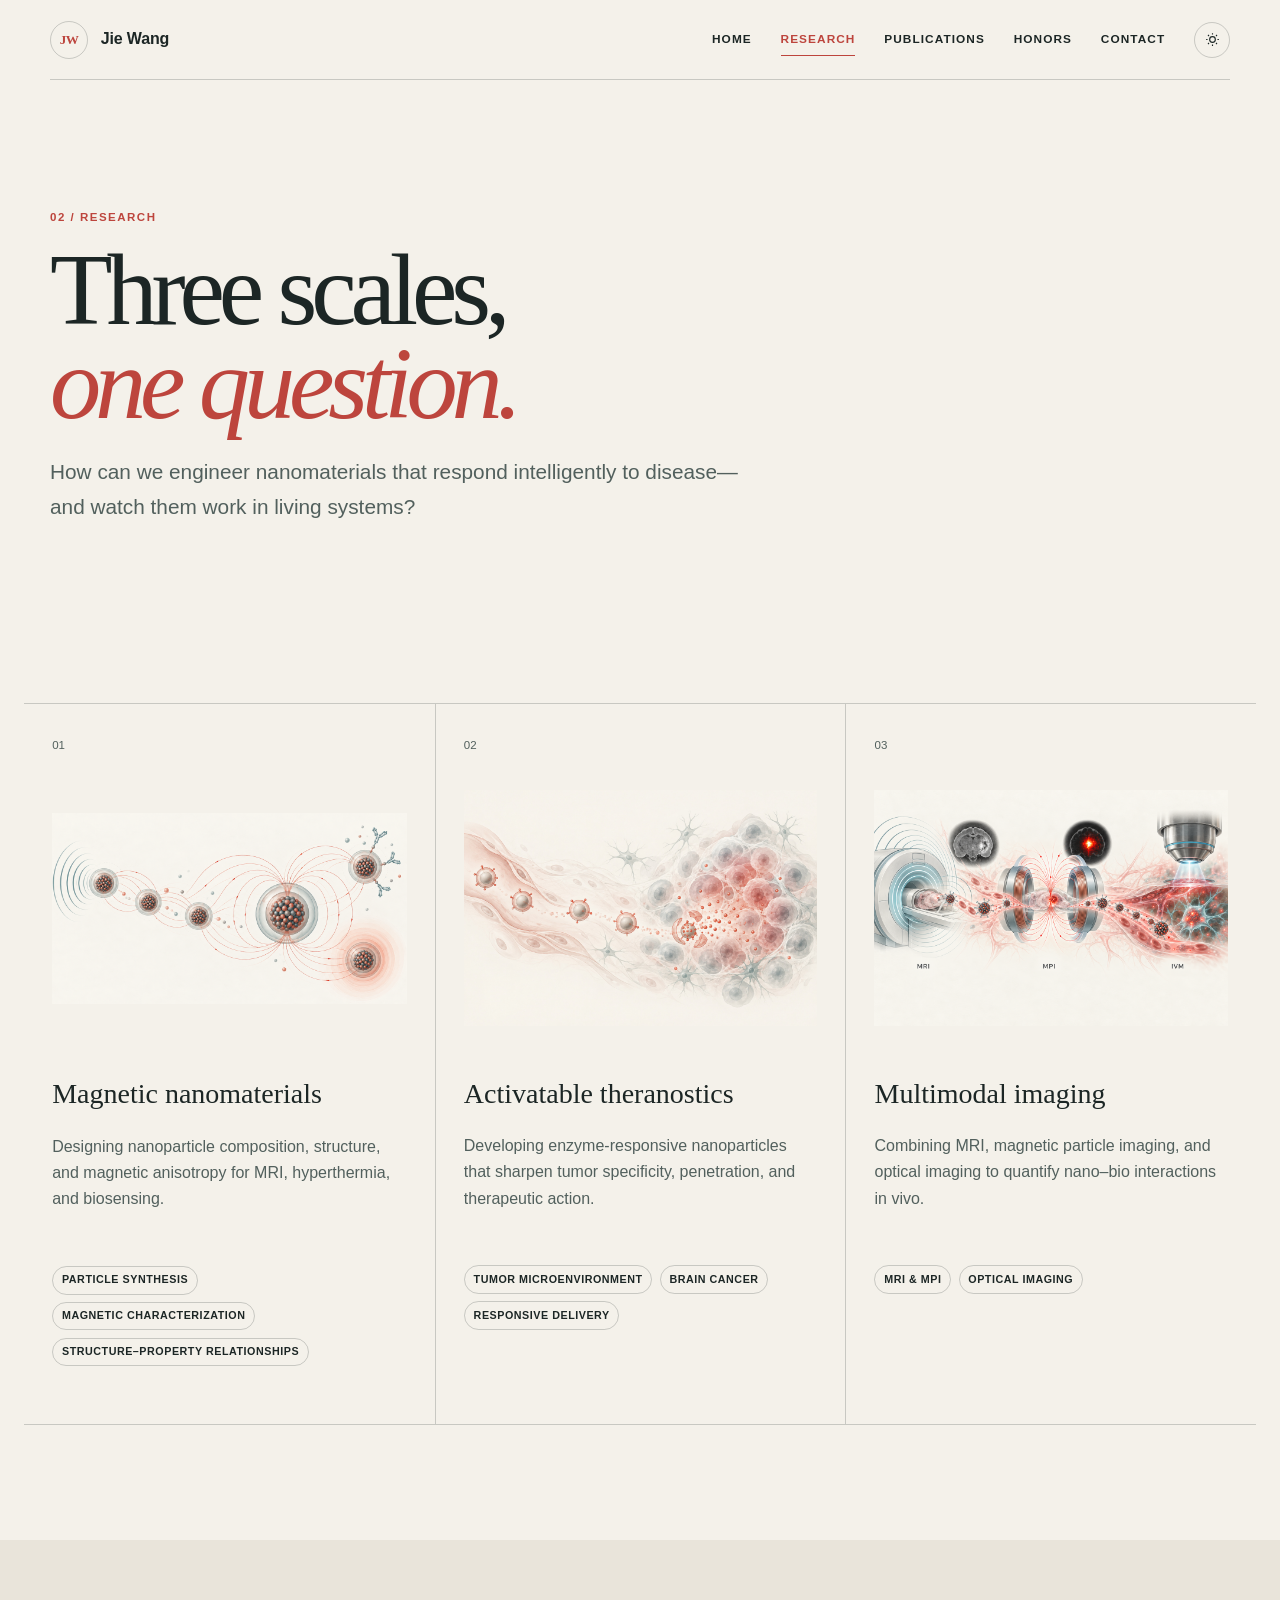
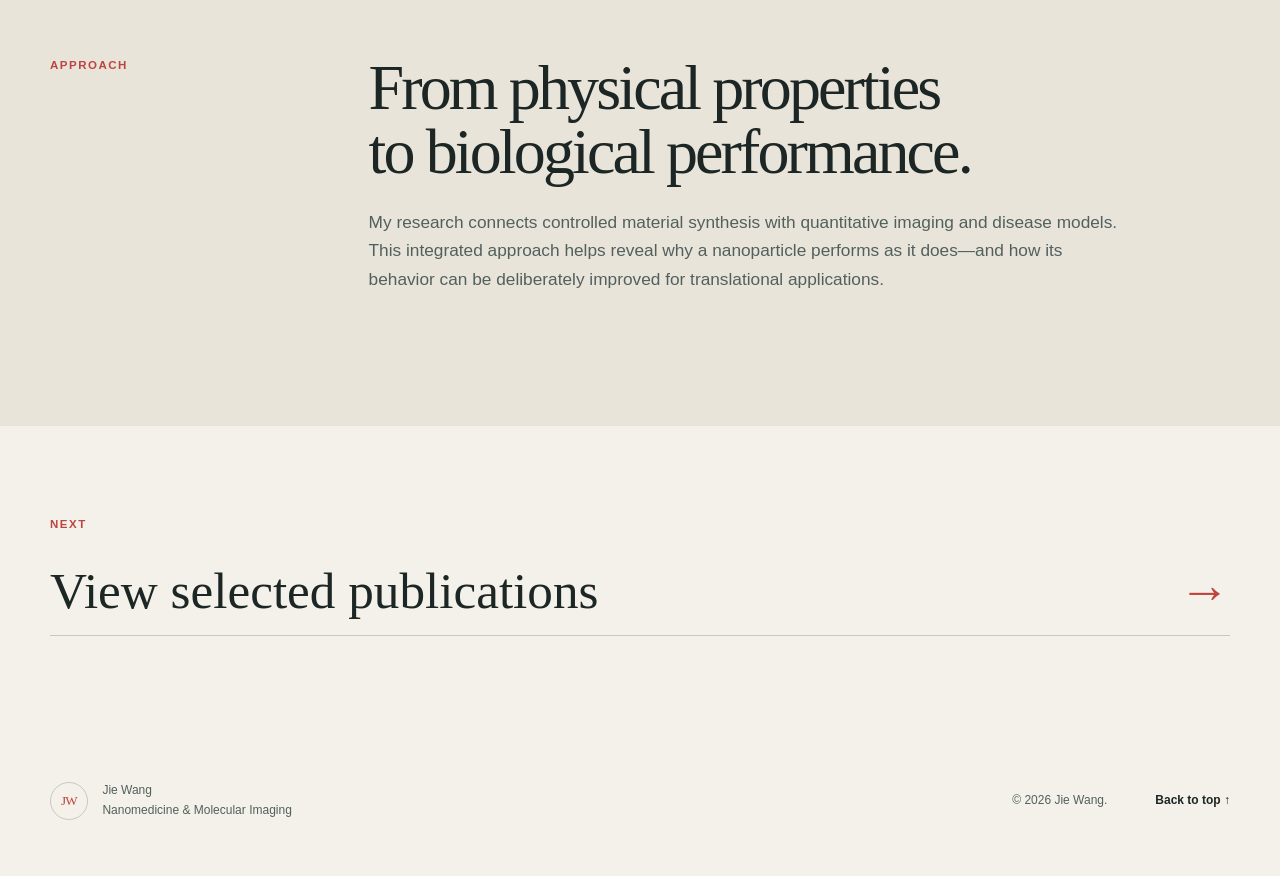
<file: research.html>
<!doctype html>
<html lang="en" class="no-js">
<head>
  <meta charset="utf-8"><meta name="viewport" content="width=device-width, initial-scale=1"><meta name="theme-color" content="#f4f1ea">
  <meta name="description" content="Jie Wang's research in magnetic nanomaterials, activatable cancer theranostics, and multimodal molecular imaging.">
  <link rel="canonical" href="https://eeerperfect.github.io/jwang576/research.html"><link rel="icon" href="assets/favicon.svg" type="image/svg+xml"><link rel="manifest" href="site.webmanifest">
  <script>document.documentElement.classList.replace('no-js', 'js');</script><link rel="stylesheet" href="styles.css"><title>Research | Jie Wang</title>
</head>
<body>
  <a class="skip-link" href="#main">Skip to content</a>
  <header class="site-header" id="top">
    <div class="brand" aria-label="Jie Wang"><span class="brand-mark" aria-hidden="true">JW</span><span>Jie Wang</span></div>
    <button class="menu-toggle" type="button" aria-expanded="false" aria-controls="site-nav"><span class="sr-only">Open navigation</span><span></span><span></span><span></span></button>
    <nav class="site-nav" id="site-nav" aria-label="Main navigation">
      <a href="index.html">Home</a><a href="research.html" aria-current="page">Research</a><a href="publications.html">Publications</a><a href="honors.html">Honors</a><a href="contact.html">Contact</a>
      <button class="theme-toggle" type="button" aria-label="Switch color theme" title="Switch color theme"><svg aria-hidden="true" viewBox="0 0 24 24"><path d="M12 3v2m0 14v2M3 12h2m14 0h2M5.64 5.64l1.42 1.42m9.88 9.88 1.42 1.42m0-12.72-1.42 1.42M7.06 16.94l-1.42 1.42M16 12a4 4 0 1 1-8 0 4 4 0 0 1 8 0Z"/></svg></button>
    </nav>
  </header>
  <main id="main">
    <header class="page-hero section-shell reveal">
      <p class="section-index">02 / Research</p><h1>Three scales,<br><em>one question.</em></h1>
      <p>How can we engineer nanomaterials that respond intelligently to disease—and watch them work in living systems?</p>
    </header>
    <section class="section-shell page-section research-areas-section" aria-labelledby="research-areas-title">
      <h2 class="sr-only" id="research-areas-title">Research areas</h2>
      <div class="research-grid">
        <article class="research-card reveal"><p class="card-number">01</p><div class="research-figure"><img src="assets/magnetic-NPs.png" alt="Magnetic nanoparticles interacting through magnetic fields"></div><h3>Magnetic nanomaterials</h3><p>Designing nanoparticle composition, structure, and magnetic anisotropy for MRI, hyperthermia, and biosensing.</p><ul><li>Particle synthesis</li><li>Magnetic characterization</li><li>Structure–property relationships</li></ul></article>
        <article class="research-card reveal"><p class="card-number">02</p><div class="research-figure"><img src="assets/activatable-theranostics-NPs.jpg" alt="Activatable nanoparticles responding within a tumor microenvironment"></div><h3>Activatable theranostics</h3><p>Developing enzyme-responsive nanoparticles that sharpen tumor specificity, penetration, and therapeutic action.</p><ul><li>Tumor microenvironment</li><li>Brain cancer</li><li>Responsive delivery</li></ul></article>
        <article class="research-card reveal"><p class="card-number">03</p><div class="research-figure"><img src="assets/multimodal-imaging.png" alt="Multimodal imaging with MRI, MPI, and intravital microscopy"></div><h3>Multimodal imaging</h3><p>Combining MRI, magnetic particle imaging, and optical imaging to quantify nano–bio interactions in vivo.</p><ul><li>MRI &amp; MPI</li><li>Optical imaging</li></ul></article>
      </div>
    </section>
    <section class="research-statement"><div class="section-shell statement-grid"><p class="section-index">Approach</p><div><h2>From physical properties to biological performance.</h2><p>My research connects controlled material synthesis with quantitative imaging and disease models. This integrated approach helps reveal why a nanoparticle performs as it does—and how its behavior can be deliberately improved for translational applications.</p></div></div></section>
    <section class="section-shell next-page reveal"><p class="section-index">Next</p><a href="publications.html"><span>View selected publications</span><span aria-hidden="true">→</span></a></section>
  </main>
  <footer class="site-footer"><div><span class="brand-mark" aria-hidden="true">JW</span><p>Jie Wang<br><span>Nanomedicine &amp; Molecular Imaging</span></p></div><p>© <span id="year">2026</span> Jie Wang.</p><a href="#top">Back to top ↑</a></footer>
  <script src="script.js"></script>
</body>
</html>
</file>
<file: styles.css>
:root {
  --paper: #f4f1ea;
  --paper-deep: #e9e4da;
  --ink: #1c2625;
  --ink-soft: #52605d;
  --line: rgba(28, 38, 37, .2);
  --card: rgba(255, 255, 255, .48);
  --accent: #bd453d;
  --accent-deep: #773642;
  --gold: #d6963f;
  --sage: #93a69c;
  --shadow: 0 30px 80px rgba(34, 37, 34, .12);
  --serif: "Iowan Old Style", "Palatino Linotype", Palatino, Georgia, serif;
  --sans: Inter, ui-sans-serif, -apple-system, BlinkMacSystemFont, "Segoe UI", sans-serif;
  --max: 1180px;
}

[data-theme="dark"] {
  --paper: #17201f;
  --paper-deep: #202c2a;
  --ink: #f4efe5;
  --ink-soft: #b6c1bd;
  --line: rgba(244, 239, 229, .18);
  --card: rgba(255, 255, 255, .045);
  --accent: #e36a5e;
  --accent-deep: #c77c89;
  --gold: #e0aa5e;
  --sage: #8ea69c;
  --shadow: 0 30px 80px rgba(0, 0, 0, .28);
}

* { box-sizing: border-box; }
html { scroll-behavior: smooth; }
body {
  margin: 0;
  background: var(--paper);
  color: var(--ink);
  font-family: var(--sans);
  font-size: 16px;
  line-height: 1.65;
  transition: background-color .25s ease, color .25s ease;
}
a { color: inherit; text-decoration: none; }
button, a { -webkit-tap-highlight-color: transparent; }
button { font: inherit; }
svg { display: block; }

.skip-link {
  position: fixed;
  top: -100px;
  left: 1rem;
  z-index: 100;
  padding: .7rem 1rem;
  background: var(--ink);
  color: var(--paper);
}
.skip-link:focus { top: 1rem; }
.sr-only {
  position: absolute;
  width: 1px;
  height: 1px;
  padding: 0;
  margin: -1px;
  overflow: hidden;
  clip: rect(0, 0, 0, 0);
  white-space: nowrap;
  border: 0;
}

.site-header {
  min-height: 80px;
  width: min(calc(100% - 48px), var(--max));
  margin: 0 auto;
  display: flex;
  align-items: center;
  justify-content: space-between;
  border-bottom: 1px solid var(--line);
  position: relative;
  z-index: 20;
}
.brand { display: flex; align-items: center; gap: .8rem; font-weight: 700; letter-spacing: -.01em; }
.brand-mark {
  width: 38px;
  height: 38px;
  display: inline-grid;
  place-items: center;
  border: 1px solid var(--line);
  border-radius: 50%;
  color: var(--accent);
  font-family: var(--serif);
  font-size: .82rem;
  letter-spacing: -.05em;
}
.site-nav { display: flex; align-items: center; gap: 1.8rem; }
.site-nav > a {
  font-size: .74rem;
  font-weight: 700;
  letter-spacing: .09em;
  text-transform: uppercase;
  position: relative;
}
.site-nav > a::after {
  content: "";
  position: absolute;
  left: 0;
  bottom: -.45rem;
  width: 100%;
  height: 1px;
  background: var(--accent);
  transform: scaleX(0);
  transform-origin: right;
  transition: transform .25s ease;
}
.site-nav > a:hover::after, .site-nav > a:focus-visible::after, .site-nav > a[aria-current="page"]::after { transform: scaleX(1); transform-origin: left; }
.site-nav > a[aria-current="page"] { color: var(--accent); }
.theme-toggle {
  width: 36px;
  height: 36px;
  display: grid;
  place-items: center;
  border: 1px solid var(--line);
  border-radius: 50%;
  background: transparent;
  color: var(--ink);
  cursor: pointer;
}
.theme-toggle svg { width: 17px; fill: none; stroke: currentColor; stroke-width: 1.6; }
.menu-toggle { display: none; border: 0; background: none; padding: .5rem; }
.menu-toggle span:not(.sr-only) { display: block; width: 24px; height: 1px; background: var(--ink); margin: 5px; }

.section-shell { width: min(calc(100% - 48px), var(--max)); margin-inline: auto; }
.hero {
  min-height: calc(100vh - 80px);
  display: grid;
  grid-template-columns: minmax(0, 1.03fr) minmax(390px, .82fr);
  align-items: center;
  gap: clamp(2.5rem, 6vw, 7rem);
  padding-block: clamp(4rem, 8vw, 7.5rem);
}
.eyebrow, .section-index, .paper-meta, .journal, .timeline-date, .honor > p {
  margin: 0;
  color: var(--accent);
  font-size: .72rem;
  font-weight: 800;
  letter-spacing: .13em;
  text-transform: uppercase;
}
.hero h1, h2, h3 { text-wrap: balance; }
.hero h1 {
  max-width: 760px;
  margin: 1.35rem 0 1.5rem;
  font-family: var(--serif);
  font-size: clamp(3.25rem, 6.4vw, 6.7rem);
  font-weight: 400;
  letter-spacing: -.057em;
  line-height: .94;
}
.hero h1 em { color: var(--accent); font-weight: 400; }
.hero-intro { max-width: 650px; color: var(--ink-soft); font-size: clamp(1.06rem, 1.5vw, 1.28rem); line-height: 1.7; }
.hero-actions { display: flex; flex-wrap: wrap; gap: .8rem; margin-top: 2.2rem; }
.button {
  min-height: 50px;
  display: inline-flex;
  align-items: center;
  justify-content: center;
  gap: .55rem;
  padding: .8rem 1.3rem;
  border: 1px solid var(--ink);
  font-size: .77rem;
  font-weight: 800;
  letter-spacing: .06em;
  text-transform: uppercase;
  transition: transform .2s ease, background .2s ease, color .2s ease;
}
.button:hover { transform: translateY(-2px); }
.button-primary { background: var(--ink); color: var(--paper); }
.button-secondary { border-color: var(--line); }
.identity-links { display: flex; flex-wrap: wrap; gap: .8rem 1.6rem; list-style: none; margin: 2.4rem 0 0; padding: 0; }
.identity-links a { color: var(--ink-soft); font-size: .78rem; font-weight: 700; text-transform: uppercase; letter-spacing: .07em; }
.identity-links a span { color: var(--ink); font-weight: 500; margin-left: .35rem; }

.visual-frame {
  position: relative;
  aspect-ratio: .84;
  overflow: hidden;
  background: var(--paper-deep);
  border: 1px solid var(--line);
  box-shadow: var(--shadow);
}
.visual-frame::before {
  content: "";
  position: absolute;
  inset: 0;
  background: radial-gradient(circle at 35% 25%, rgba(255,255,255,.55), transparent 42%), linear-gradient(145deg, transparent 30%, rgba(189,69,61,.08));
}
.nano-graphic { width: 100%; height: 91%; color: var(--sage); }
.hero-visual .nano-graphic { display: none; }
.profile-photo:not(.profile-photo-asset) { display: none; }
.profile-photo {
  position: absolute;
  inset: 0;
  width: 100%;
  height: 100%;
  object-fit: cover;
  object-position: 72% center;
}
.field-lines { stroke-width: 1.2; opacity: .6; }
.imaging-wave { stroke-width: 3; opacity: .88; }
.particle-shell { stroke-width: 1.3; opacity: .52; }
.nano-dots { fill: var(--gold); }
.nano-dots circle:nth-child(2n) { fill: var(--accent); }
.particle-main { filter: drop-shadow(0 18px 30px rgba(102, 43, 54, .24)); }
.visual-caption {
  position: absolute;
  z-index: 1;
  left: 1.5rem;
  right: 1.5rem;
  bottom: 1rem;
  margin: 0;
  display: flex;
  justify-content: space-between;
  border-top: 1px solid var(--line);
  padding-top: .8rem;
  color: var(--ink-soft);
  font-size: .72rem;
  text-transform: uppercase;
  letter-spacing: .08em;
}
.visual-caption span:last-child { text-align: right; }

.about-band, .honors-section { background: var(--ink); color: var(--paper); }
.about-grid {
  display: grid;
  grid-template-columns: .45fr 1.25fr .8fr;
  gap: clamp(2rem, 6vw, 6rem);
  padding-block: clamp(5rem, 9vw, 8rem);
}
.about-band .section-index, .honors-section .section-index { color: var(--gold); }
.about-copy h2, .section-heading h2, .contact-section h2 {
  margin: 0 0 1.7rem;
  font-family: var(--serif);
  font-size: clamp(2.5rem, 4.5vw, 4.6rem);
  font-weight: 400;
  letter-spacing: -.045em;
  line-height: 1.02;
}
.about-copy p { color: color-mix(in srgb, var(--paper) 72%, transparent); font-size: 1.05rem; }
.quick-facts { margin: 0; }
.quick-facts div { padding: 1rem 0 1.2rem; border-top: 1px solid rgba(244,241,234,.2); }
.quick-facts dt { color: var(--gold); font-size: .7rem; font-weight: 800; text-transform: uppercase; letter-spacing: .1em; }
.quick-facts dd { margin: .25rem 0 0; font-family: var(--serif); font-size: 1.15rem; }

.section-block { padding-block: clamp(5rem, 9vw, 8.5rem); }
.page-hero {
  min-height: 470px;
  display: flex;
  flex-direction: column;
  justify-content: center;
  padding-block: clamp(5rem, 10vw, 9rem);
}
.page-hero h1 {
  max-width: 980px;
  margin: 1rem 0 1.5rem;
  font-family: var(--serif);
  font-size: clamp(3.6rem, 8vw, 8.4rem);
  font-weight: 400;
  letter-spacing: -.06em;
  line-height: .92;
}
.page-hero h1 em { color: var(--accent); font-weight: 400; }
.page-hero > p:last-of-type, .page-hero > div > p:last-of-type { max-width: 720px; margin: 0; color: var(--ink-soft); font-size: clamp(1.08rem, 1.8vw, 1.3rem); }
.page-hero-link { display: inline-block; align-self: flex-start; margin-top: 2rem; }
.page-hero-dark { width: 100%; background: var(--ink); color: var(--paper); }
.page-hero-dark > .section-shell { padding-block: clamp(5rem, 10vw, 9rem); }
.page-hero-dark .section-index { color: var(--gold); }
.page-hero-dark > div > p:last-child { color: color-mix(in srgb, var(--paper) 70%, transparent); }
.page-section { padding-block: clamp(1rem, 4vw, 4rem) clamp(5rem, 9vw, 8.5rem); }
.research-statement { padding-block: clamp(5rem, 9vw, 8.5rem); background: var(--paper-deep); }
.statement-grid { display: grid; grid-template-columns: .42fr 1.58fr; gap: clamp(2rem, 7vw, 7rem); }
.statement-grid h2 { max-width: 850px; margin: 0 0 1.5rem; font-family: var(--serif); font-size: clamp(2.5rem, 5vw, 5rem); font-weight: 400; letter-spacing: -.045em; line-height: 1; }
.statement-grid div > p { max-width: 760px; color: var(--ink-soft); font-size: 1.08rem; }
.publication-page { padding-top: clamp(3rem, 6vw, 6rem); }
.journey-page { max-width: 940px; }
.journey-page .section-heading { display: block; }
.honors-page { padding-top: 0; }
.next-page { padding-block: clamp(4rem, 7vw, 6.5rem); }
.next-page > a { display: flex; justify-content: space-between; align-items: center; gap: 2rem; margin-top: .8rem; padding-block: 1rem; border-bottom: 1px solid var(--line); font-family: var(--serif); font-size: clamp(1.8rem, 4vw, 3.8rem); line-height: 1.1; }
.next-page > a span:last-child { color: var(--accent); transition: transform .2s ease; }
.next-page > a:hover span:last-child { transform: translateX(.4rem); }
.section-heading {
  display: grid;
  grid-template-columns: 1.3fr .7fr;
  align-items: end;
  gap: 3rem;
  margin-bottom: clamp(2.8rem, 5vw, 4.8rem);
}
.section-heading h2 { margin: .8rem 0 0; }
.section-heading > p { margin: 0; color: var(--ink-soft); font-size: 1.08rem; }
.research-areas-section { width: min(calc(100% - 48px), 1440px); }
.research-grid { display: grid; grid-template-columns: repeat(3, 1fr); border-top: 1px solid var(--line); border-bottom: 1px solid var(--line); }
.research-card { position: relative; min-height: 720px; padding: 2rem clamp(1.2rem, 2.2vw, 2rem) 3rem; }
.research-card + .research-card { border-left: 1px solid var(--line); }
.card-number { margin: 0; color: var(--ink-soft); font-size: .72rem; }
.research-icon { width: 80px; height: 80px; margin: 2.5rem 0 3.5rem; color: var(--accent); }
.research-icon img { width: 100%; height: 100%; }
.research-figure { display: flex; align-items: center; justify-content: center; width: 100%; aspect-ratio: 3 / 2; margin: 2.2rem 0 2.8rem; background: var(--paper); }
.research-figure img { display: block; width: 100%; height: 100%; object-fit: contain; }
.research-card h3 { margin: 0; font-family: var(--serif); font-size: 1.75rem; font-weight: 400; }
.research-card > p:not(.card-number) { min-height: 110px; color: var(--ink-soft); }
.research-card ul { display: flex; flex-wrap: wrap; gap: .45rem; list-style: none; padding: 0; margin: 1.4rem 0 0; }
.research-card li { padding: .28rem .55rem; border: 1px solid var(--line); border-radius: 999px; font-size: .67rem; font-weight: 700; text-transform: uppercase; letter-spacing: .05em; }

.publications-section { background: var(--paper-deep); padding-block: clamp(5rem, 9vw, 8.5rem); }
.text-link { justify-self: end; color: var(--accent); font-size: .77rem; font-weight: 800; letter-spacing: .07em; text-transform: uppercase; }
.featured-paper {
  display: grid;
  grid-template-columns: 1fr auto;
  gap: 2rem;
  padding: clamp(2rem, 5vw, 4rem);
  margin-bottom: 1.2rem;
  background: var(--ink);
  color: var(--paper);
}
.paper-meta { display: flex; gap: 1.2rem; color: var(--gold); }
.featured-paper h3 { max-width: 920px; margin: 1.2rem 0; font-family: var(--serif); font-size: clamp(1.8rem, 3.4vw, 3.2rem); font-weight: 400; line-height: 1.12; }
.featured-paper h3 a:hover { color: var(--gold); }
.featured-paper p:last-child { max-width: 720px; color: color-mix(in srgb, var(--paper) 67%, transparent); }
.paper-arrow { align-self: center; font-size: 1.5rem; color: var(--accent); transition: transform .2s ease; }
.featured-paper .paper-arrow { color: var(--gold); font-size: 2rem; }
.paper-arrow:hover { transform: translate(3px, -3px); }
.paper-list { border-top: 1px solid var(--line); }
.paper-row {
  display: grid;
  grid-template-columns: 90px 1fr auto;
  gap: 1.5rem;
  align-items: center;
  padding: 1.5rem .2rem;
  border-bottom: 1px solid var(--line);
}
.paper-year { margin: 0; color: var(--ink-soft); font-family: var(--serif); font-size: 1.1rem; }
.journal { color: var(--accent); }
.paper-row h3 { margin: .25rem 0 0; font-family: var(--serif); font-size: clamp(1.05rem, 1.7vw, 1.35rem); font-weight: 400; line-height: 1.3; }
.paper-row h3 a:hover { color: var(--accent); }
.extra-paper { display: grid; }
.js .extra-paper { display: none; }
.js .extra-paper.is-visible { display: grid; }
.no-js .show-more { display: none; }
.show-more {
  margin-top: 2rem;
  padding: .7rem 0;
  border: 0;
  border-bottom: 1px solid var(--ink);
  background: none;
  color: var(--ink);
  cursor: pointer;
  font-size: .76rem;
  font-weight: 800;
  letter-spacing: .08em;
  text-transform: uppercase;
}

.journey-section { display: grid; grid-template-columns: .72fr 1.28fr; gap: clamp(3rem, 8vw, 8rem); }
.journey-section .section-heading { display: block; margin: 0; }
.timeline { border-top: 1px solid var(--line); }
.timeline-item { display: grid; grid-template-columns: 130px 1fr; gap: 2rem; padding: 1.7rem 0 2rem; border-bottom: 1px solid var(--line); }
.timeline-date { color: var(--accent); padding-top: .2rem; }
.timeline-item h3 { margin: 0; font-family: var(--serif); font-size: 1.45rem; font-weight: 400; }
.timeline-item p { margin: .3rem 0 0; color: var(--ink-soft); }
.timeline-item div p:first-of-type { color: var(--ink); font-weight: 700; }

.honors-section { padding-block: clamp(5rem, 9vw, 8.5rem); }
.honors-section .section-heading { grid-template-columns: 1fr; }
.honors-list { border-top: 1px solid rgba(244,241,234,.2); }
.honor { display: grid; grid-template-columns: 120px 1fr .7fr; gap: 2rem; align-items: center; padding: 1.5rem 0; border-bottom: 1px solid rgba(244,241,234,.2); }
.honor > p { color: var(--gold); }
.honor h3 { margin: 0; font-family: var(--serif); font-size: clamp(1.15rem, 2vw, 1.55rem); font-weight: 400; }
.honor span { color: color-mix(in srgb, var(--paper) 62%, transparent); }

.contact-section { padding-block: clamp(5rem, 10vw, 9rem); background: var(--accent); color: #fff6ed; }
.contact-grid { display: grid; grid-template-columns: 1fr 1fr; gap: clamp(3rem, 8vw, 8rem); }
.contact-section .section-index { color: #ffd0ad; }
.contact-section h2 { margin-top: .8rem; max-width: 620px; font-size: clamp(3.4rem, 7vw, 7.5rem); }
.contact-page-section { min-height: calc(100vh - 80px); display: flex; align-items: center; }
.contact-page-section h1 { margin: .8rem 0 0; max-width: 680px; font-family: var(--serif); font-size: clamp(3.7rem, 8vw, 8rem); font-weight: 400; letter-spacing: -.055em; line-height: .93; }
.contact-page-section h1 em { color: #ffd0ad; font-weight: 400; }
.contact-copy { align-self: end; }
.contact-copy > p { max-width: 580px; font-size: 1.15rem; color: rgba(255,246,237,.82); }
.email-link { display: inline-flex; gap: 1rem; align-items: center; margin-top: 1.6rem; padding-bottom: .35rem; border-bottom: 1px solid currentColor; font-family: var(--serif); font-size: clamp(1.35rem, 2.7vw, 2.2rem); }
.social-links { display: flex; gap: 1.5rem; margin-top: 3rem; }
.social-links a { font-size: .72rem; font-weight: 800; letter-spacing: .1em; text-transform: uppercase; }

.site-footer {
  min-height: 150px;
  width: min(calc(100% - 48px), var(--max));
  margin-inline: auto;
  display: grid;
  grid-template-columns: 1fr auto auto;
  align-items: center;
  gap: 3rem;
  color: var(--ink-soft);
  font-size: .75rem;
}
.site-footer > div { display: flex; align-items: center; gap: .9rem; }
.site-footer p { margin: 0; }
.site-footer p span { color: var(--ink-soft); }
.site-footer a { color: var(--ink); font-weight: 700; }

.reveal { opacity: 1; transform: none; }

:focus-visible { outline: 2px solid var(--gold); outline-offset: 4px; }

@media (max-width: 900px) {
  .menu-toggle { display: block; cursor: pointer; }
  .site-nav {
    position: absolute;
    top: 79px;
    left: 0;
    right: 0;
    display: none;
    align-items: stretch;
    flex-direction: column;
    gap: 0;
    padding: 1.3rem;
    background: var(--paper);
    border-bottom: 1px solid var(--line);
    box-shadow: var(--shadow);
  }
  .site-nav.is-open { display: flex; }
  .no-js .site-header { flex-wrap: wrap; padding-block: .8rem; }
  .no-js .menu-toggle { display: none; }
  .no-js .site-nav { position: static; display: flex; width: 100%; flex-flow: row wrap; box-shadow: none; border: 0; padding: .7rem 0 0; }
  .no-js .site-nav > a { margin-right: 1rem; }
  .site-nav > a { padding: .75rem 0; }
  .theme-toggle { margin-top: .5rem; }
  .hero { min-height: auto; grid-template-columns: 1fr; }
  .hero-visual { width: min(100%, 590px); justify-self: center; }
  .about-grid { grid-template-columns: 1fr; }
  .about-grid > .section-index { margin-bottom: -1rem; }
  .section-heading { grid-template-columns: 1fr; gap: 1rem; align-items: start; }
  .text-link { justify-self: start; }
  .research-grid { grid-template-columns: 1fr; }
  .research-card { min-height: 0; }
  .research-card + .research-card { border-left: 0; border-top: 1px solid var(--line); }
  .research-card > p:not(.card-number) { min-height: auto; }
  .research-icon { margin-block: 1.8rem; }
  .journey-section { grid-template-columns: 1fr; }
  .statement-grid { grid-template-columns: 1fr; }
  .honor { grid-template-columns: 90px 1fr; }
  .honor span { grid-column: 2; }
  .contact-grid { grid-template-columns: 1fr; }
  .site-footer { grid-template-columns: 1fr auto; padding-block: 2rem; }
  .site-footer > p { grid-row: 2; }
}

@media (max-width: 620px) {
  .site-header, .section-shell, .site-footer { width: min(calc(100% - 32px), var(--max)); }
  .site-header { min-height: 68px; }
  .site-nav { top: 67px; }
  .hero { padding-block: 3.5rem 4.5rem; }
  .hero h1 { font-size: clamp(2.3rem, 11vw, 4.2rem); }
  .page-hero { min-height: 390px; }
  .page-hero h1 { font-size: clamp(3rem, 15vw, 5rem); }
  .hero-actions .button { width: 100%; }
  .identity-links { flex-direction: column; }
  .visual-caption { gap: .8rem; font-size: .58rem; }
  .paper-row { grid-template-columns: 55px 1fr auto; gap: .7rem; }
  .featured-paper { padding: 1.5rem; }
  .featured-paper .paper-arrow { display: none; }
  .timeline-item { grid-template-columns: 1fr; gap: .5rem; }
  .honor { grid-template-columns: 1fr; gap: .3rem; }
  .honor span { grid-column: 1; }
  .email-link { font-size: 1.25rem; }
  .site-footer { grid-template-columns: 1fr; gap: 1.3rem; }
  .site-footer > p { grid-row: auto; }
}

@media (prefers-reduced-motion: reduce) {
  html { scroll-behavior: auto; }
  *, *::before, *::after { animation-duration: .01ms !important; animation-iteration-count: 1 !important; transition-duration: .01ms !important; }
  .reveal { opacity: 1; transform: none; }
}
</file>
